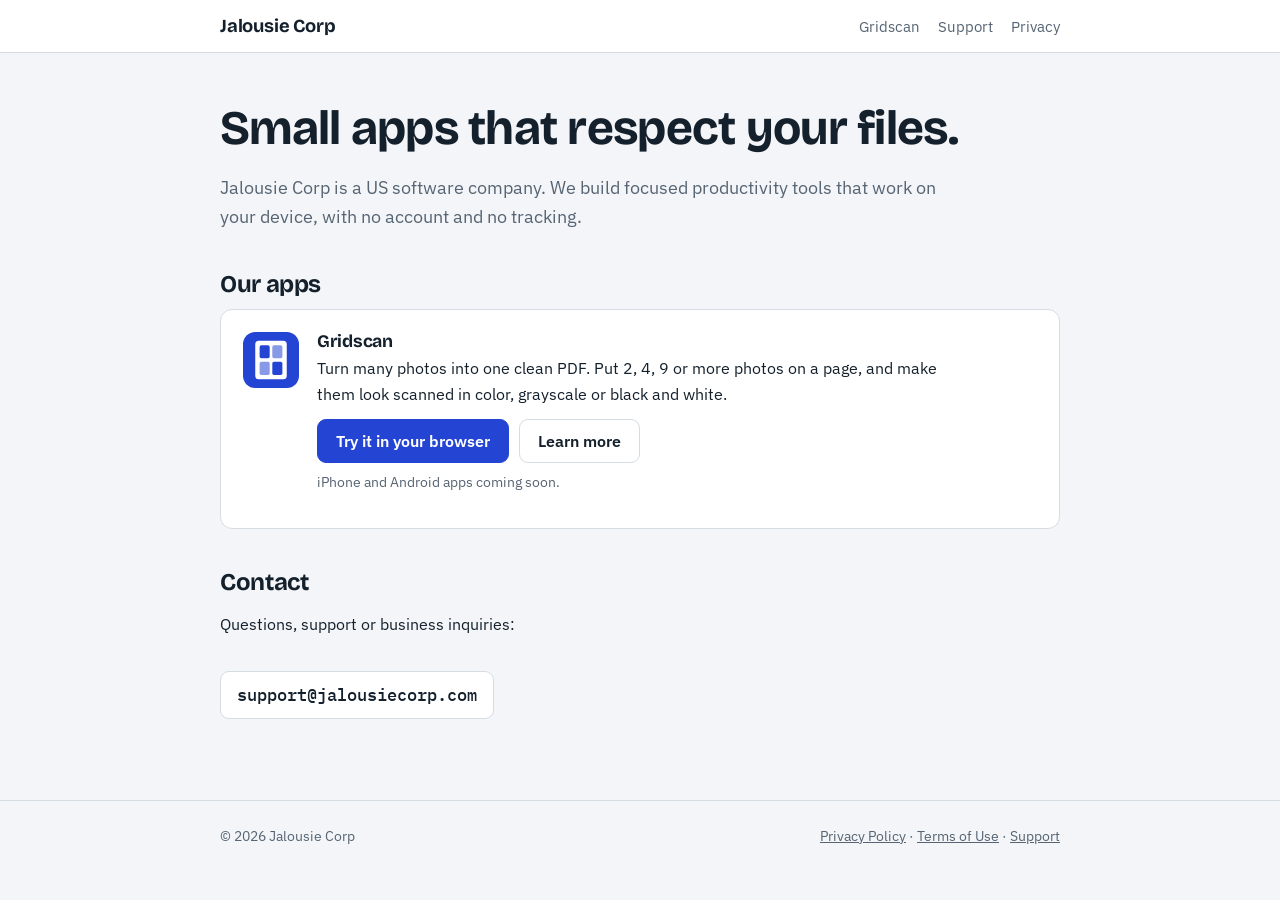
<file: index.html>
<!doctype html>
<html lang="en">
<head>
<meta charset="utf-8">
<meta name="viewport" content="width=device-width,initial-scale=1">
<title>Jalousie Corp</title>
<meta name="description" content="Jalousie Corp builds simple, private productivity apps. Our first app, Gridscan, turns many photos into one clean PDF.">
<link rel="preconnect" href="https://fonts.googleapis.com"><link rel="preconnect" href="https://fonts.gstatic.com" crossorigin>
<link rel="stylesheet" href="https://fonts.googleapis.com/css2?family=Bricolage+Grotesque:opsz,wght@12..96,600;12..96,700&family=IBM+Plex+Mono:wght@500&family=IBM+Plex+Sans:wght@400;600&display=swap">
<link rel="stylesheet" href="assets/site.css">
<link rel="icon" href="assets/icon.svg" type="image/svg+xml">
</head>
<body>
<header class="site"><div class="wrap">
  <a class="logo" href="./">Jalousie Corp</a>
  <nav><a href="gridscan.html">Gridscan</a><a href="support.html">Support</a><a href="privacy.html">Privacy</a></nav>
</div></header>

<main><div class="wrap">
  <h1>Small apps that respect your files.</h1>
  <p class="lead">Jalousie Corp is a US software company. We build focused productivity tools that work on your device, with no account and no tracking.</p>

  <h2>Our apps</h2>
  <div class="card">
    <img class="icon" src="assets/icon.svg" alt="" width="56" height="56">
    <div>
      <h3>Gridscan</h3>
      <p>Turn many photos into one clean PDF. Put 2, 4, 9 or more photos on a page, and make them look scanned in color, grayscale or black and white.</p>
      <div class="actions"><a class="btn primary" href="app/">Try it in your browser</a><a class="btn" href="gridscan.html">Learn more</a></div>
      <p class="note">iPhone and Android apps coming soon.</p>
    </div>
  </div>

  <h2>Contact</h2>
  <p>Questions, support or business inquiries:</p>
  <p class="contact">support@jalousiecorp.com</p>
</div></main>

<footer class="site"><div class="wrap">
  <span>© 2026 Jalousie Corp</span>
  <span><a href="privacy.html">Privacy Policy</a> · <a href="terms.html">Terms of Use</a> · <a href="support.html">Support</a></span>
</div></footer>
</body>
</html>
</file>
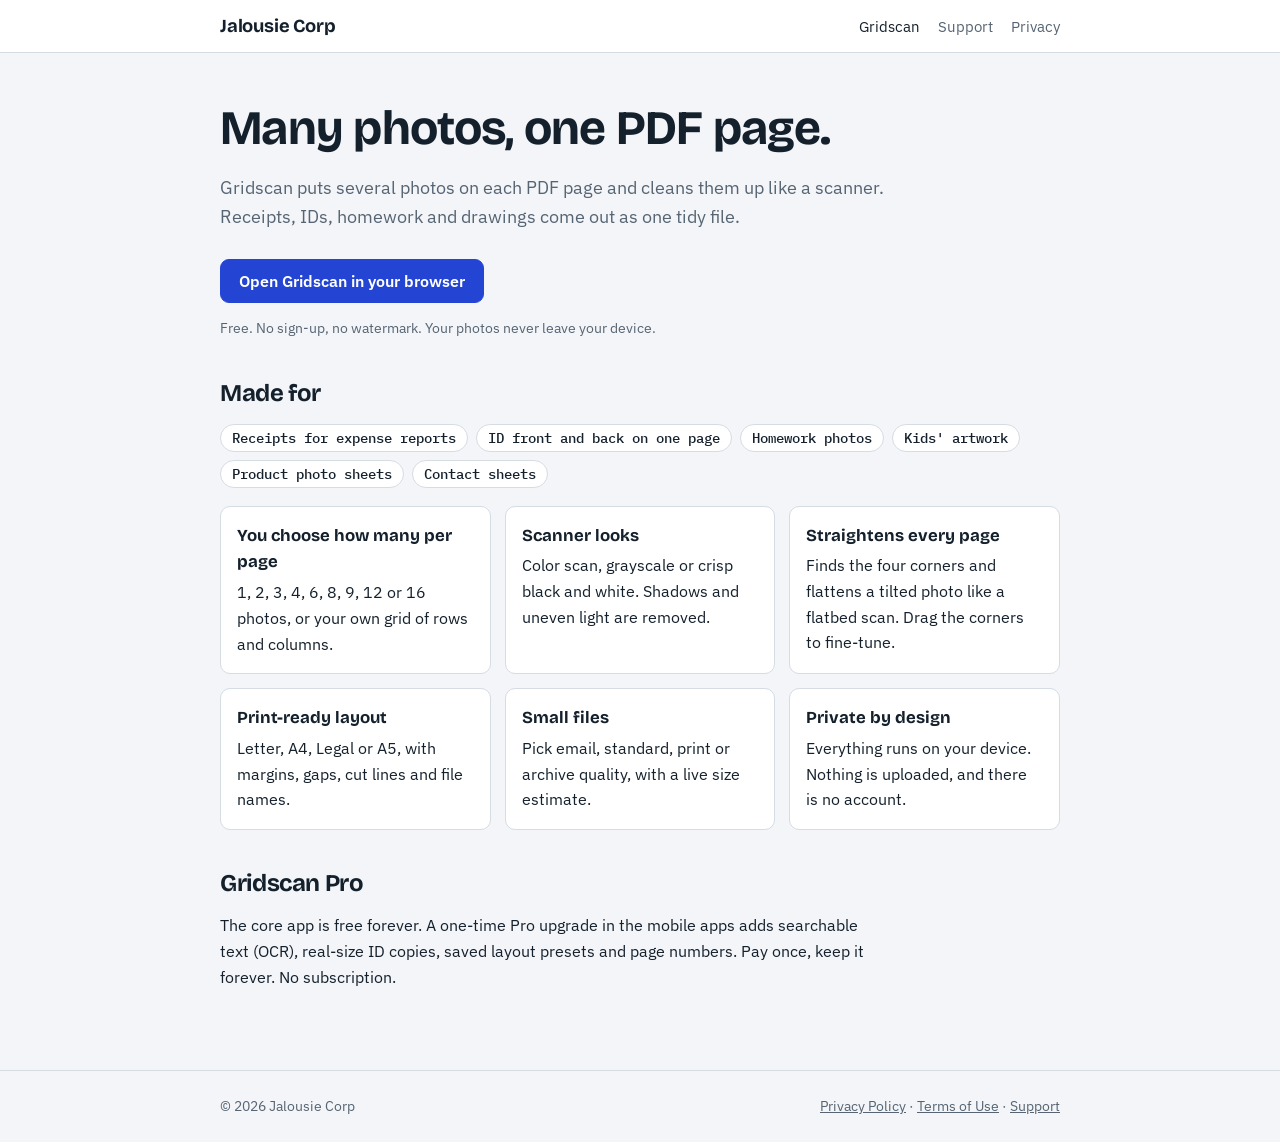
<file: gridscan.html>
<!doctype html>
<html lang="en">
<head>
<meta charset="utf-8">
<meta name="viewport" content="width=device-width,initial-scale=1">
<title>Gridscan · Many photos, one PDF page</title>
<meta name="description" content="Gridscan combines multiple photos into one PDF, with 1 to 16 photos per page and scanner-style black and white, grayscale or color cleanup. Free, private, no watermark.">
<link rel="preconnect" href="https://fonts.googleapis.com"><link rel="preconnect" href="https://fonts.gstatic.com" crossorigin>
<link rel="stylesheet" href="https://fonts.googleapis.com/css2?family=Bricolage+Grotesque:opsz,wght@12..96,600;12..96,700&family=IBM+Plex+Mono:wght@500&family=IBM+Plex+Sans:wght@400;600&display=swap">
<link rel="stylesheet" href="assets/site.css">
<link rel="icon" href="assets/icon.svg" type="image/svg+xml">
</head>
<body>
<header class="site"><div class="wrap">
  <a class="logo" href="./">Jalousie Corp</a>
  <nav><a href="gridscan.html" aria-current="page">Gridscan</a><a href="support.html">Support</a><a href="privacy.html">Privacy</a></nav>
</div></header>

<main><div class="wrap">
  <h1>Many photos, one PDF page.</h1>
  <p class="lead">Gridscan puts several photos on each PDF page and cleans them up like a scanner. Receipts, IDs, homework and drawings come out as one tidy file.</p>
  <div class="actions"><a class="btn primary" href="app/">Open Gridscan in your browser</a></div>
  <p class="note">Free. No sign-up, no watermark. Your photos never leave your device.</p>

  <h2>Made for</h2>
  <ul class="uses">
    <li>Receipts for expense reports</li><li>ID front and back on one page</li><li>Homework photos</li>
    <li>Kids' artwork</li><li>Product photo sheets</li><li>Contact sheets</li>
  </ul>

  <ul class="features">
    <li><strong>You choose how many per page</strong>1, 2, 3, 4, 6, 8, 9, 12 or 16 photos, or your own grid of rows and columns.</li>
    <li><strong>Scanner looks</strong>Color scan, grayscale or crisp black and white. Shadows and uneven light are removed.</li>
    <li><strong>Straightens every page</strong>Finds the four corners and flattens a tilted photo like a flatbed scan. Drag the corners to fine-tune.</li>
    <li><strong>Print-ready layout</strong>Letter, A4, Legal or A5, with margins, gaps, cut lines and file names.</li>
    <li><strong>Small files</strong>Pick email, standard, print or archive quality, with a live size estimate.</li>
    <li><strong>Private by design</strong>Everything runs on your device. Nothing is uploaded, and there is no account.</li>
  </ul>

  <h2>Gridscan Pro</h2>
  <p>The core app is free forever. A one-time Pro upgrade in the mobile apps adds searchable text (OCR), real-size ID copies, saved layout presets and page numbers. Pay once, keep it forever. No subscription.</p>
</div></main>

<footer class="site"><div class="wrap">
  <span>© 2026 Jalousie Corp</span>
  <span><a href="privacy.html">Privacy Policy</a> · <a href="terms.html">Terms of Use</a> · <a href="support.html">Support</a></span>
</div></footer>
</body>
</html>
</file>
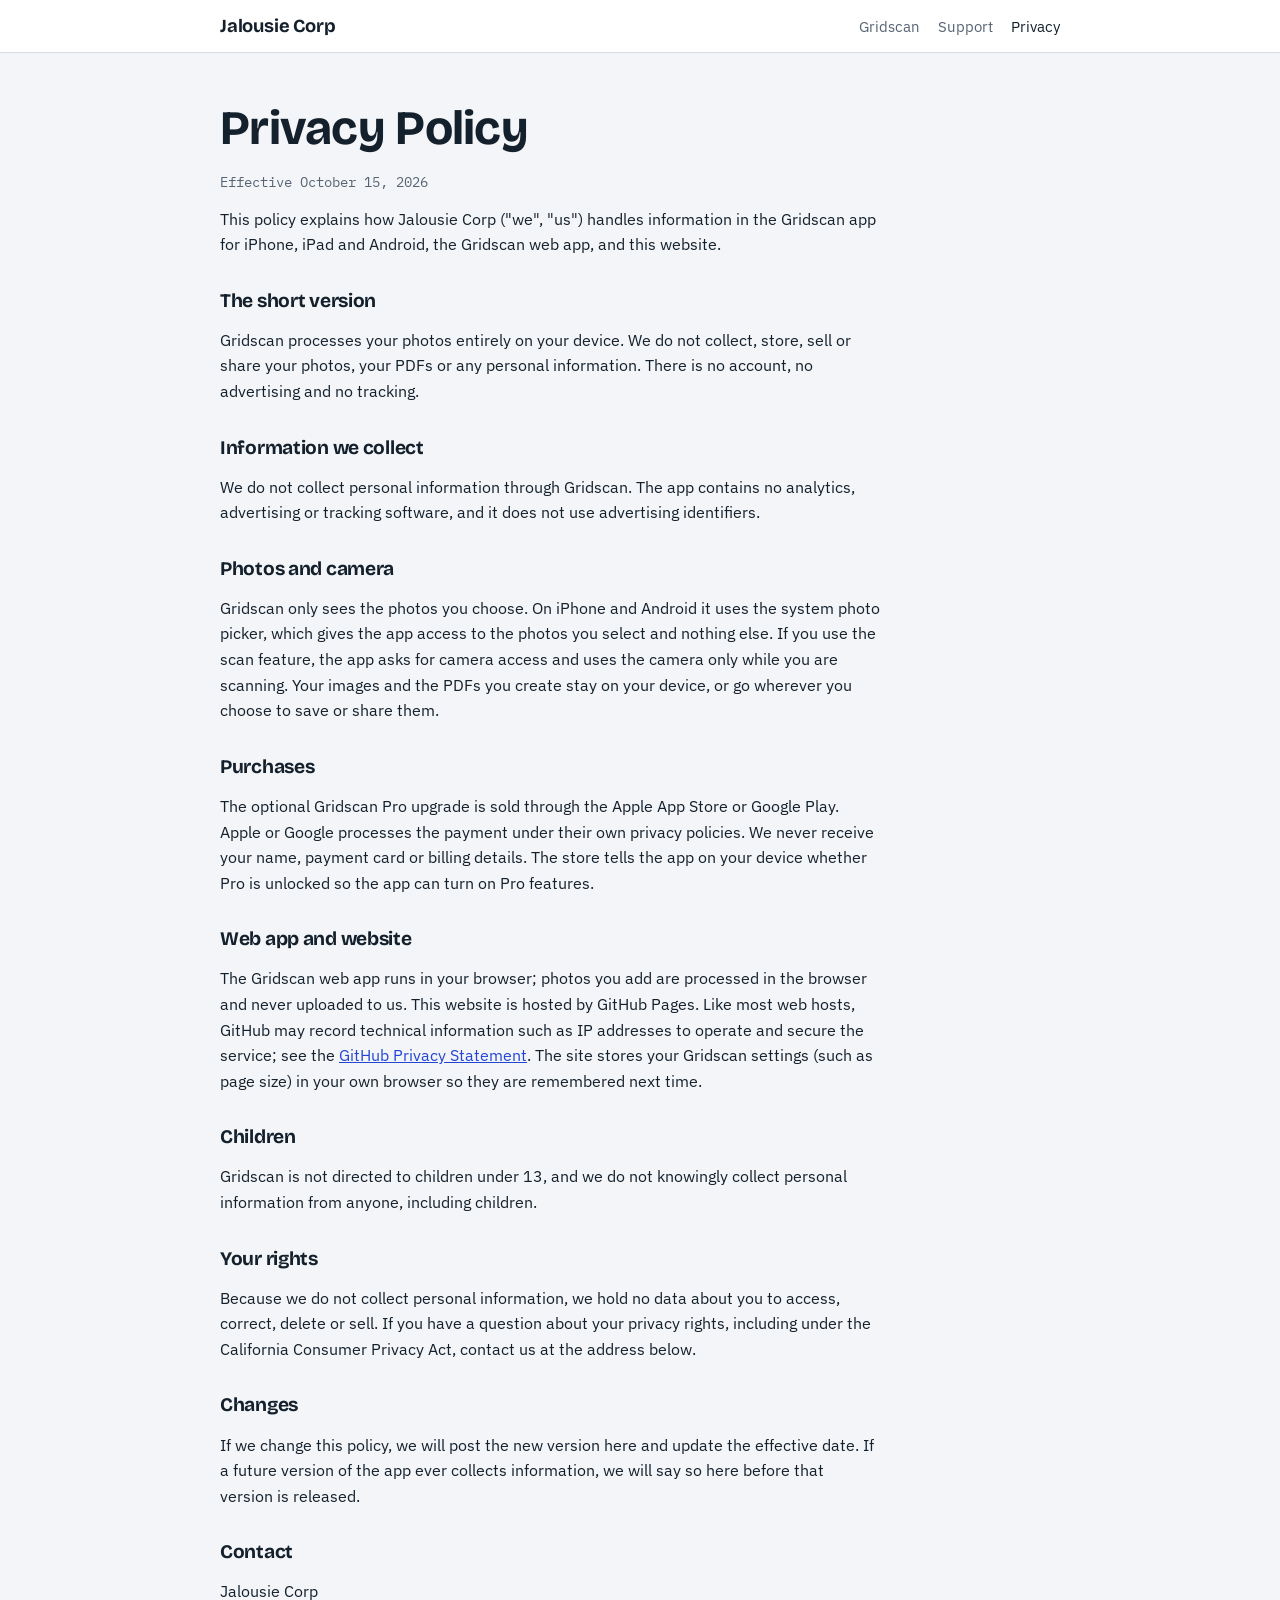
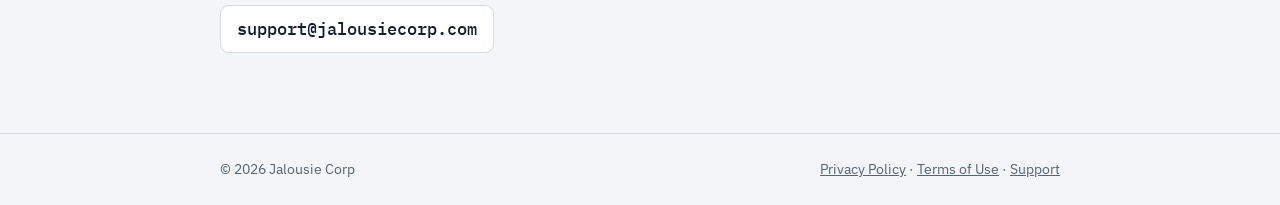
<file: privacy.html>
<!doctype html>
<html lang="en">
<head>
<meta charset="utf-8">
<meta name="viewport" content="width=device-width,initial-scale=1">
<title>Privacy Policy · Jalousie Corp</title>
<meta name="description" content="Privacy policy for Gridscan and the Jalousie Corp website.">
<link rel="preconnect" href="https://fonts.googleapis.com"><link rel="preconnect" href="https://fonts.gstatic.com" crossorigin>
<link rel="stylesheet" href="https://fonts.googleapis.com/css2?family=Bricolage+Grotesque:opsz,wght@12..96,600;12..96,700&family=IBM+Plex+Mono:wght@500&family=IBM+Plex+Sans:wght@400;600&display=swap">
<link rel="stylesheet" href="assets/site.css">
<link rel="icon" href="assets/icon.svg" type="image/svg+xml">
</head>
<body>
<header class="site"><div class="wrap">
  <a class="logo" href="./">Jalousie Corp</a>
  <nav><a href="gridscan.html">Gridscan</a><a href="support.html">Support</a><a href="privacy.html" aria-current="page">Privacy</a></nav>
</div></header>

<main><div class="wrap legal">
  <h1>Privacy Policy</h1>
  <p class="meta">Effective October 15, 2026</p>
  <p>This policy explains how Jalousie Corp ("we", "us") handles information in the Gridscan app for iPhone, iPad and Android, the Gridscan web app, and this website.</p>

  <h2>The short version</h2>
  <p>Gridscan processes your photos entirely on your device. We do not collect, store, sell or share your photos, your PDFs or any personal information. There is no account, no advertising and no tracking.</p>

  <h2>Information we collect</h2>
  <p>We do not collect personal information through Gridscan. The app contains no analytics, advertising or tracking software, and it does not use advertising identifiers.</p>

  <h2>Photos and camera</h2>
  <p>Gridscan only sees the photos you choose. On iPhone and Android it uses the system photo picker, which gives the app access to the photos you select and nothing else. If you use the scan feature, the app asks for camera access and uses the camera only while you are scanning. Your images and the PDFs you create stay on your device, or go wherever you choose to save or share them.</p>

  <h2>Purchases</h2>
  <p>The optional Gridscan Pro upgrade is sold through the Apple App Store or Google Play. Apple or Google processes the payment under their own privacy policies. We never receive your name, payment card or billing details. The store tells the app on your device whether Pro is unlocked so the app can turn on Pro features.</p>

  <h2>Web app and website</h2>
  <p>The Gridscan web app runs in your browser; photos you add are processed in the browser and never uploaded to us. This website is hosted by GitHub Pages. Like most web hosts, GitHub may record technical information such as IP addresses to operate and secure the service; see the <a href="https://docs.github.com/en/site-policy/privacy-policies/github-general-privacy-statement">GitHub Privacy Statement</a>. The site stores your Gridscan settings (such as page size) in your own browser so they are remembered next time.</p>

  <h2>Children</h2>
  <p>Gridscan is not directed to children under 13, and we do not knowingly collect personal information from anyone, including children.</p>

  <h2>Your rights</h2>
  <p>Because we do not collect personal information, we hold no data about you to access, correct, delete or sell. If you have a question about your privacy rights, including under the California Consumer Privacy Act, contact us at the address below.</p>

  <h2>Changes</h2>
  <p>If we change this policy, we will post the new version here and update the effective date. If a future version of the app ever collects information, we will say so here before that version is released.</p>

  <h2>Contact</h2>
  <p>Jalousie Corp<br><span class="contact">support@jalousiecorp.com</span></p>
</div></main>

<footer class="site"><div class="wrap">
  <span>© 2026 Jalousie Corp</span>
  <span><a href="privacy.html">Privacy Policy</a> · <a href="terms.html">Terms of Use</a> · <a href="support.html">Support</a></span>
</div></footer>
</body>
</html>
</file>
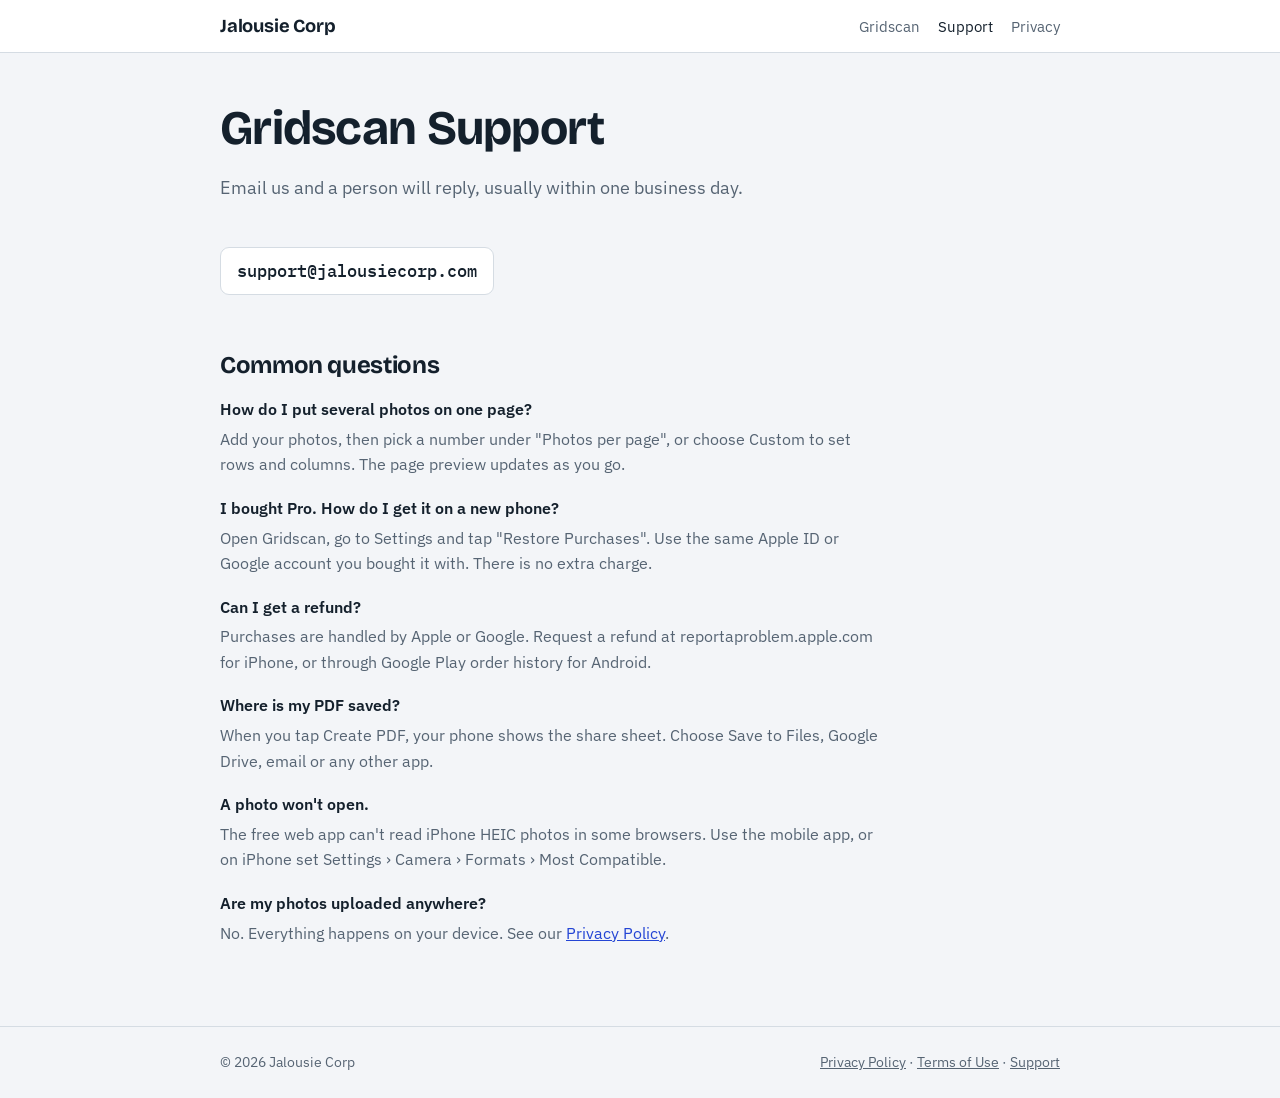
<file: support.html>
<!doctype html>
<html lang="en">
<head>
<meta charset="utf-8">
<meta name="viewport" content="width=device-width,initial-scale=1">
<title>Gridscan Support · Jalousie Corp</title>
<meta name="description" content="Help and contact for the Gridscan app.">
<link rel="preconnect" href="https://fonts.googleapis.com"><link rel="preconnect" href="https://fonts.gstatic.com" crossorigin>
<link rel="stylesheet" href="https://fonts.googleapis.com/css2?family=Bricolage+Grotesque:opsz,wght@12..96,600;12..96,700&family=IBM+Plex+Mono:wght@500&family=IBM+Plex+Sans:wght@400;600&display=swap">
<link rel="stylesheet" href="assets/site.css">
<link rel="icon" href="assets/icon.svg" type="image/svg+xml">
</head>
<body>
<header class="site"><div class="wrap">
  <a class="logo" href="./">Jalousie Corp</a>
  <nav><a href="gridscan.html">Gridscan</a><a href="support.html" aria-current="page">Support</a><a href="privacy.html">Privacy</a></nav>
</div></header>

<main><div class="wrap">
  <h1>Gridscan Support</h1>
  <p class="lead">Email us and a person will reply, usually within one business day.</p>
  <p class="contact">support@jalousiecorp.com</p>

  <h2>Common questions</h2>
  <dl class="faq">
    <dt>How do I put several photos on one page?</dt>
    <dd>Add your photos, then pick a number under "Photos per page", or choose Custom to set rows and columns. The page preview updates as you go.</dd>
    <dt>I bought Pro. How do I get it on a new phone?</dt>
    <dd>Open Gridscan, go to Settings and tap "Restore Purchases". Use the same Apple ID or Google account you bought it with. There is no extra charge.</dd>
    <dt>Can I get a refund?</dt>
    <dd>Purchases are handled by Apple or Google. Request a refund at reportaproblem.apple.com for iPhone, or through Google Play order history for Android.</dd>
    <dt>Where is my PDF saved?</dt>
    <dd>When you tap Create PDF, your phone shows the share sheet. Choose Save to Files, Google Drive, email or any other app.</dd>
    <dt>A photo won't open.</dt>
    <dd>The free web app can't read iPhone HEIC photos in some browsers. Use the mobile app, or on iPhone set Settings › Camera › Formats › Most Compatible.</dd>
    <dt>Are my photos uploaded anywhere?</dt>
    <dd>No. Everything happens on your device. See our <a href="privacy.html">Privacy Policy</a>.</dd>
  </dl>
</div></main>

<footer class="site"><div class="wrap">
  <span>© 2026 Jalousie Corp</span>
  <span><a href="privacy.html">Privacy Policy</a> · <a href="terms.html">Terms of Use</a> · <a href="support.html">Support</a></span>
</div></footer>
</body>
</html>
</file>
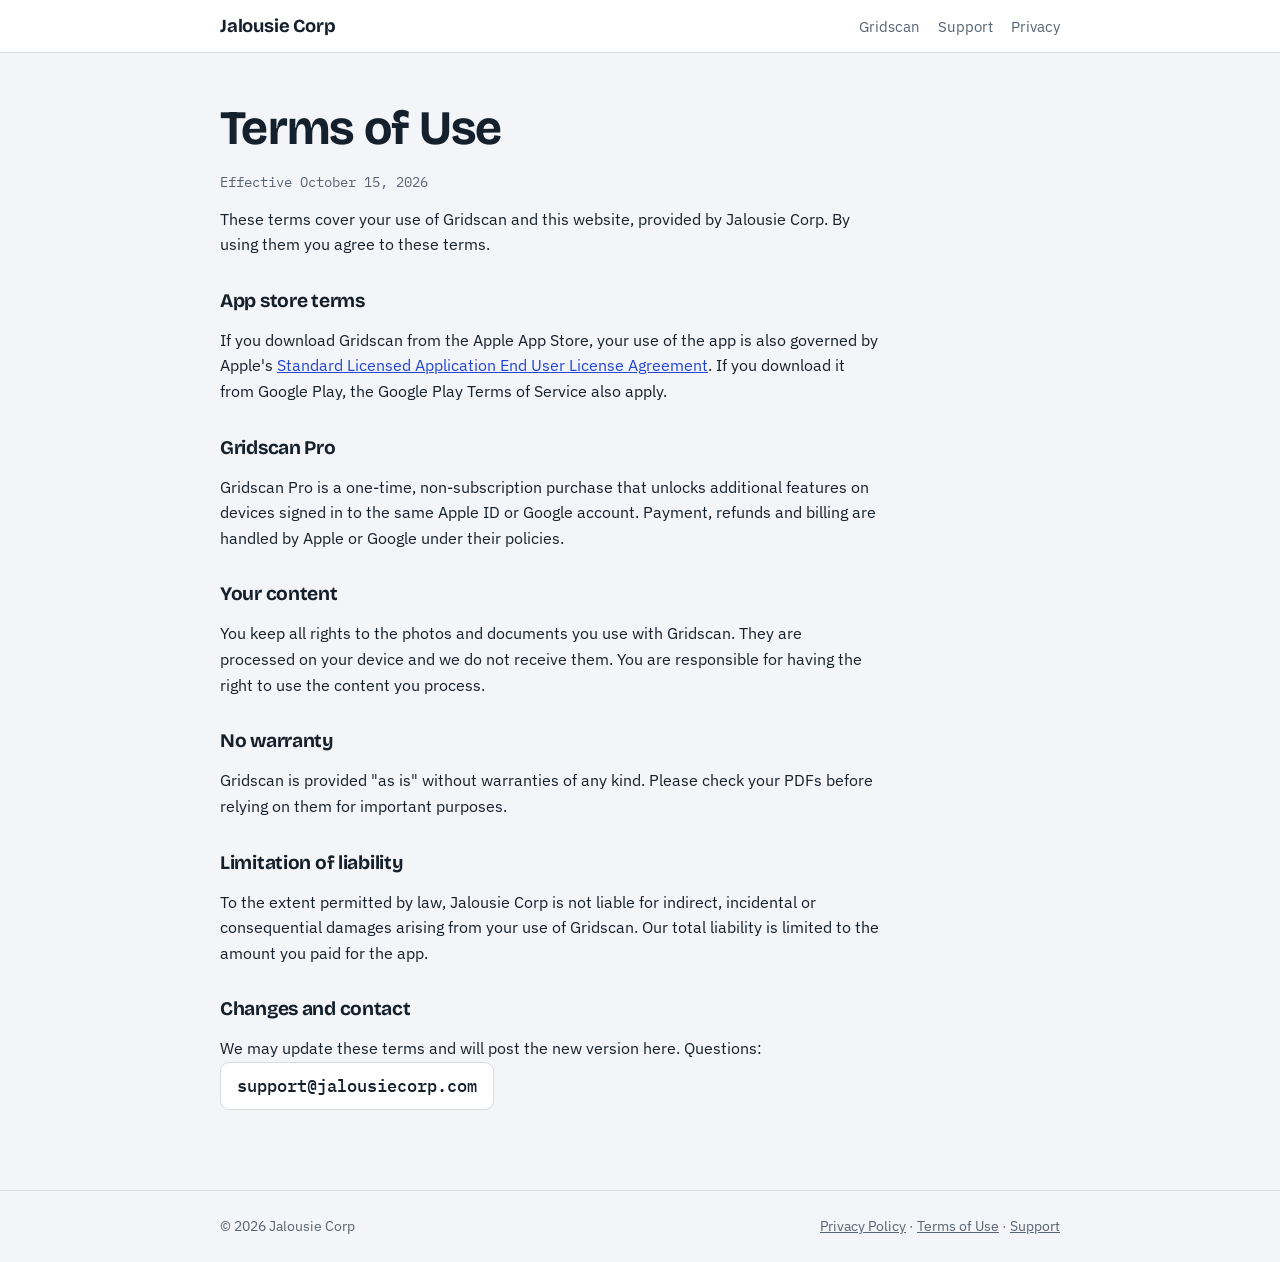
<file: terms.html>
<!doctype html>
<html lang="en">
<head>
<meta charset="utf-8">
<meta name="viewport" content="width=device-width,initial-scale=1">
<title>Terms of Use · Jalousie Corp</title>
<meta name="description" content="Terms of use for Gridscan.">
<link rel="preconnect" href="https://fonts.googleapis.com"><link rel="preconnect" href="https://fonts.gstatic.com" crossorigin>
<link rel="stylesheet" href="https://fonts.googleapis.com/css2?family=Bricolage+Grotesque:opsz,wght@12..96,600;12..96,700&family=IBM+Plex+Mono:wght@500&family=IBM+Plex+Sans:wght@400;600&display=swap">
<link rel="stylesheet" href="assets/site.css">
<link rel="icon" href="assets/icon.svg" type="image/svg+xml">
</head>
<body>
<header class="site"><div class="wrap">
  <a class="logo" href="./">Jalousie Corp</a>
  <nav><a href="gridscan.html">Gridscan</a><a href="support.html">Support</a><a href="privacy.html">Privacy</a></nav>
</div></header>

<main><div class="wrap legal">
  <h1>Terms of Use</h1>
  <p class="meta">Effective October 15, 2026</p>
  <p>These terms cover your use of Gridscan and this website, provided by Jalousie Corp. By using them you agree to these terms.</p>

  <h2>App store terms</h2>
  <p>If you download Gridscan from the Apple App Store, your use of the app is also governed by Apple's <a href="https://www.apple.com/legal/internet-services/itunes/dev/stdeula/">Standard Licensed Application End User License Agreement</a>. If you download it from Google Play, the Google Play Terms of Service also apply.</p>

  <h2>Gridscan Pro</h2>
  <p>Gridscan Pro is a one-time, non-subscription purchase that unlocks additional features on devices signed in to the same Apple ID or Google account. Payment, refunds and billing are handled by Apple or Google under their policies.</p>

  <h2>Your content</h2>
  <p>You keep all rights to the photos and documents you use with Gridscan. They are processed on your device and we do not receive them. You are responsible for having the right to use the content you process.</p>

  <h2>No warranty</h2>
  <p>Gridscan is provided "as is" without warranties of any kind. Please check your PDFs before relying on them for important purposes.</p>

  <h2>Limitation of liability</h2>
  <p>To the extent permitted by law, Jalousie Corp is not liable for indirect, incidental or consequential damages arising from your use of Gridscan. Our total liability is limited to the amount you paid for the app.</p>

  <h2>Changes and contact</h2>
  <p>We may update these terms and will post the new version here. Questions: <span class="contact">support@jalousiecorp.com</span></p>
</div></main>

<footer class="site"><div class="wrap">
  <span>© 2026 Jalousie Corp</span>
  <span><a href="privacy.html">Privacy Policy</a> · <a href="terms.html">Terms of Use</a> · <a href="support.html">Support</a></span>
</div></footer>
</body>
</html>
</file>
<file: assets/site.css>
/* Company site: one narrow reading column, product-first; shares Gridscan's ink-blue identity. */
:root{
  --bg:#f3f5f8; --surface:#ffffff; --ink:#14202c; --muted:#566473; --line:#d5dce3;
  --accent:#2445d4; --accent-ink:#ffffff; --accent-soft:rgba(36,69,212,.09);
  --f-display:"Bricolage Grotesque",ui-sans-serif,system-ui,sans-serif;
  --f-body:"IBM Plex Sans",ui-sans-serif,system-ui,-apple-system,"Segoe UI",sans-serif;
  --f-mono:"IBM Plex Mono",ui-monospace,Consolas,monospace;
}
@media (prefers-color-scheme: dark){:root{
  --bg:#0e1319; --surface:#161e27; --ink:#e4e9ef; --muted:#93a1b0; --line:#2b3744;
  --accent:#8099ff; --accent-ink:#0e1319; --accent-soft:rgba(128,153,255,.13); color-scheme:dark}}
*{box-sizing:border-box}
html{-webkit-text-size-adjust:100%}
body{margin:0;background:var(--bg);color:var(--ink);font:16px/1.6 var(--f-body)}
a{color:var(--accent)}
a:focus-visible,.btn:focus-visible{outline:2px solid var(--accent);outline-offset:2px}
.wrap{max-width:880px;margin:0 auto;padding-inline:20px}
header.site{border-bottom:1px solid var(--line);background:var(--surface)}
header.site .wrap{display:flex;align-items:center;justify-content:space-between;gap:12px;flex-wrap:wrap;padding-block:14px}
.logo{font:700 1.15rem var(--f-display);color:var(--ink);text-decoration:none;letter-spacing:-.01em}
nav{display:flex;gap:18px;flex-wrap:wrap}
nav a{color:var(--muted);text-decoration:none;font-size:.95rem}
nav a:hover,nav a[aria-current="page"]{color:var(--ink)}
main{padding-block:48px 64px}
h1,h2,h3{font-family:var(--f-display);line-height:1.15;text-wrap:balance;letter-spacing:-.015em}
h1{font-size:clamp(2rem,5vw,3rem);margin:0 0 16px}
h2{font-size:1.5rem;margin:40px 0 10px}
h3{font-size:1.1rem;margin:24px 0 6px}
p,li{max-width:66ch}
.lead{font-size:1.15rem;color:var(--muted);margin:0 0 28px}
.btn{display:inline-block;font:600 1rem var(--f-body);padding:11px 18px;border-radius:9px;text-decoration:none;border:1px solid var(--line);color:var(--ink);background:var(--surface)}
.btn.primary{background:var(--accent);border-color:var(--accent);color:var(--accent-ink)}
.actions{display:flex;gap:10px;flex-wrap:wrap;margin:8px 0 8px}
.note{font-size:.88rem;color:var(--muted)}
.card{background:var(--surface);border:1px solid var(--line);border-radius:12px;padding:22px;display:grid;grid-template-columns:auto 1fr;gap:18px;align-items:start}
.card .icon{width:56px;height:56px}
.card h3{margin:0 0 4px}
.card p{margin:0 0 12px}
.features{display:grid;grid-template-columns:repeat(auto-fit,minmax(230px,1fr));gap:14px;margin-top:18px;padding:0;list-style:none}
.features li{background:var(--surface);border:1px solid var(--line);border-radius:10px;padding:16px}
.features strong{display:block;font-family:var(--f-display);font-size:1.05rem;margin-bottom:4px}
.uses{display:flex;flex-wrap:wrap;gap:8px;padding:0;list-style:none}
.uses li{font:500 .85rem var(--f-mono);border:1px solid var(--line);border-radius:999px;padding:4px 11px;background:var(--surface)}
.legal h2{font-size:1.2rem;margin-top:32px}
.meta{font:400 .85rem var(--f-mono);color:var(--muted)}
.faq dt{font-weight:600;margin-top:18px}
.faq dd{margin:4px 0 0;color:var(--muted);max-width:66ch}
.contact{font:500 1.05rem var(--f-mono);background:var(--surface);border:1px solid var(--line);border-radius:9px;padding:12px 16px;display:inline-block;user-select:all}
footer.site{border-top:1px solid var(--line);padding-block:24px;color:var(--muted);font-size:.88rem}
footer.site .wrap{display:flex;justify-content:space-between;gap:12px;flex-wrap:wrap}
footer.site a{color:var(--muted)}
@media (max-width:520px){.card{grid-template-columns:1fr}}
</file>
